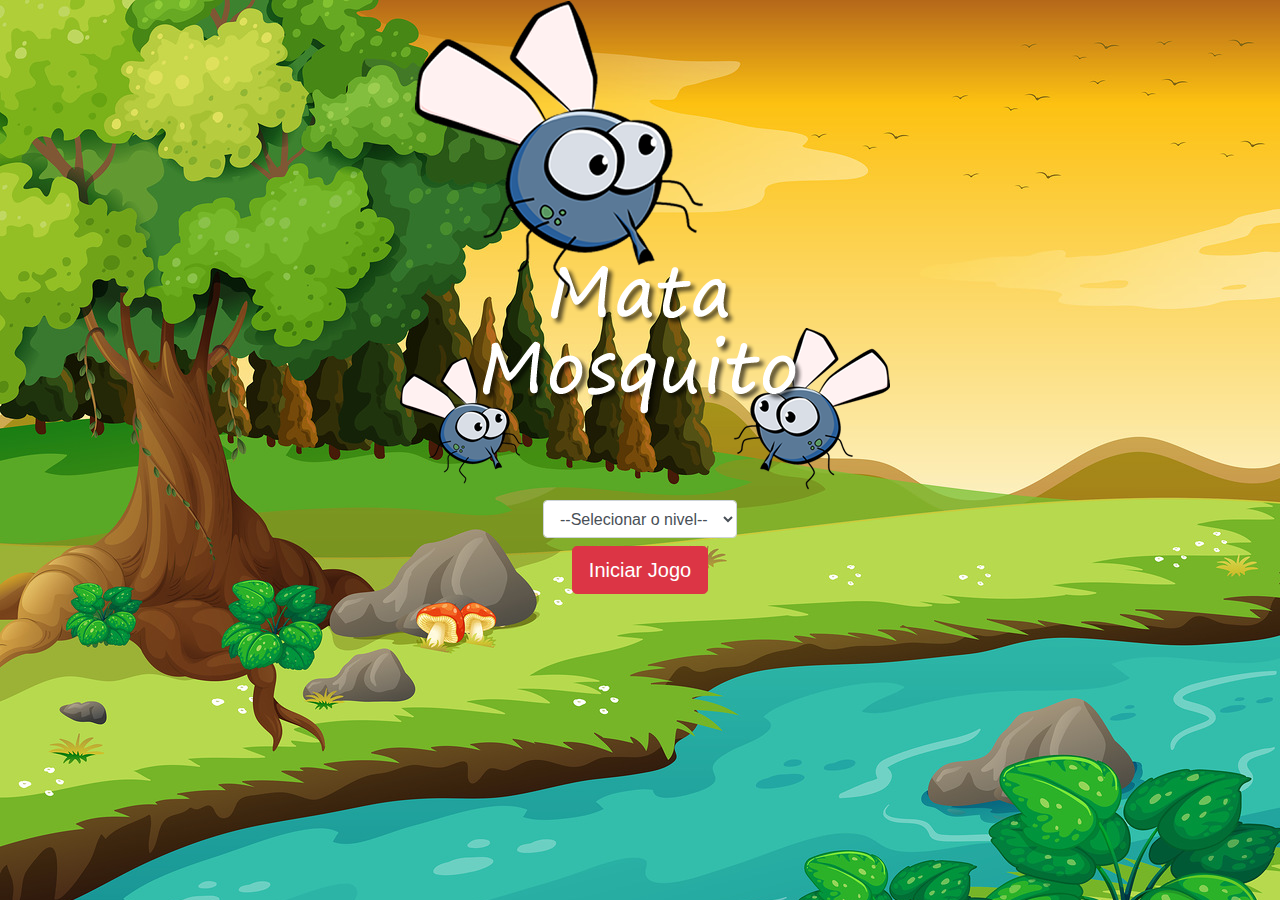
<file: index.html>
<!DOCTYPE html>
<html>
    <head>
        <title>

        </title>
        <link rel="stylesheet" href="https://maxcdn.bootstrapcdn.com/bootstrap/4.0.0/css/bootstrap.min.css" integrity="sha384-Gn5384xqQ1aoWXA+058RXPxPg6fy4IWvTNh0E263XmFcJlSAwiGgFAW/dAiS6JXm" crossorigin="anonymous">
        <link rel="stylesheet" href="estilo.css" />

        <script>
            function iniciarJogo(){
               var nivel = document.getElementById('nivel').value

               if(nivel === ''){
                alert('Selecione um nivel')
                return false
               }
               window.location.href = "app.html?" + nivel
                
               
            }
        </script>
    </head>
    <body>
        <div class="container">
            <div class="row">
                <div class="col">
                    <div class="d-flex justify-content-center">
                    <img src="imagens/game.png"/>
                    </div>
                </div>
            </div>

            <div class="row">
                <div class="col">
                    <div class="d-flex justify-content-center"> 
                        <div class="mb-2">
                            <select id="nivel" class="form-control">
                                <option value="">--Selecionar o nivel--</option>
                                <option value="normal">Normal</option>
                                <option value="dificil">Dificil</option>
                                <option value="chucknorris">Chuck Norris</option>
                            </select>
                        </div>
                    
                    </div>
                </div>
            </div>

            <div class="row">
                <div class="col">
                    <div class="d-flex justify-content-center">
                        <button type="button" class="btn btn-danger btn-lg" onclick="iniciarJogo()">Iniciar Jogo</button>
                    </div>
                </div>
            </div>



        </div>
    </body>
</html>
</file>
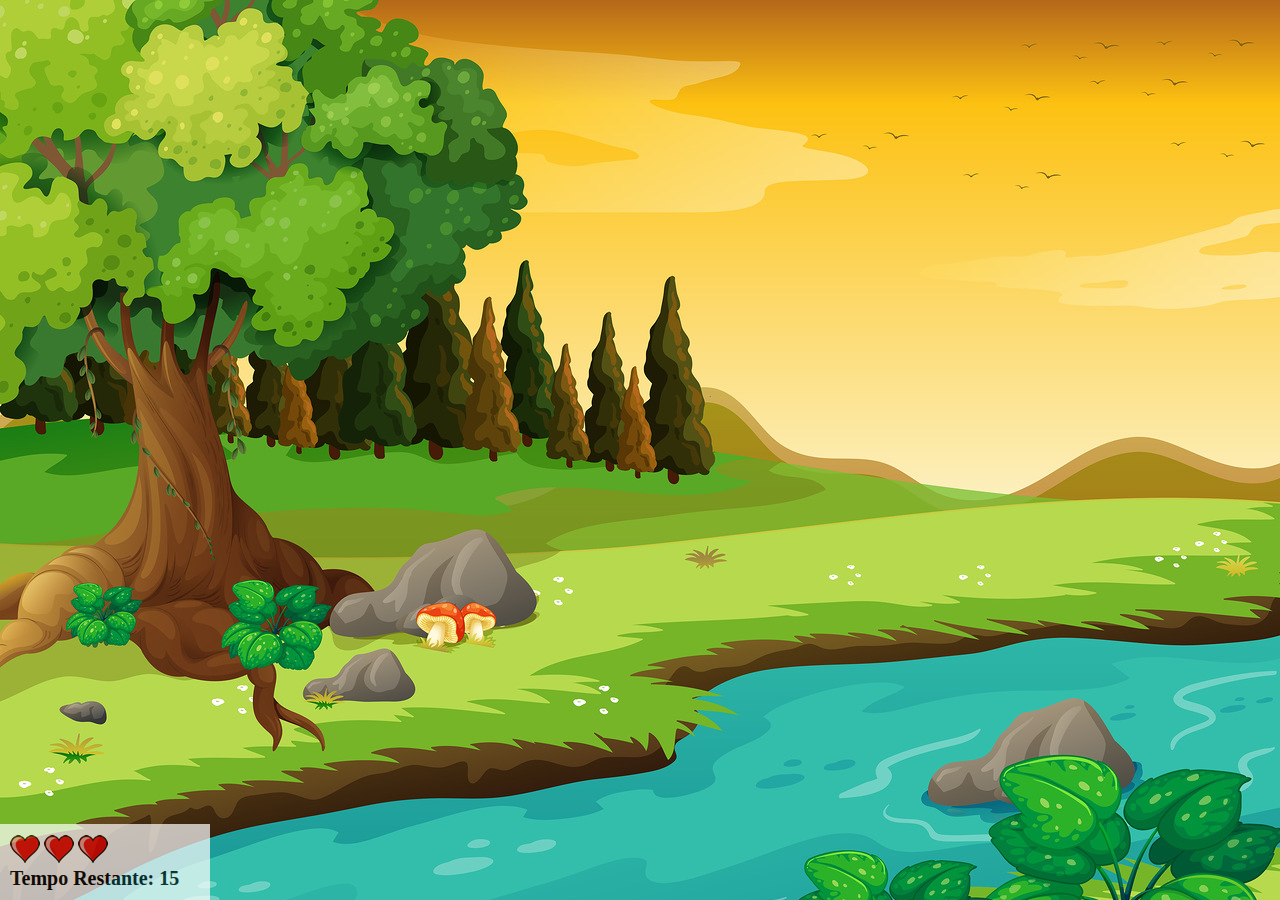
<file: app.html>
<!DOCTYPE html>
<html>
	<head>
		<title></title>

		<link rel="stylesheet" href="estilo.css" />
		<script src="jogo.js"></script>
	</head>
	<body onresize="ajustaTamanhoPalcoJogo()">

		<div class="painel">
			<div class="vidas"></div>
				<img id="v1" src=" imagens/coracao_cheio.png"/>
				<img id="v2" src=" imagens/coracao_cheio.png"/>
				<img id="v3" src=" imagens/coracao_cheio.png"/>

			<div class="cronometro">Tempo Restante: <span id="cronometro"></span></div>
		</div>
		<script>

			document.getElementById('cronometro').innerHTML = tempo


			var criaMosquito = setInterval(function(){
				posicaoRandomica()
			}, criaMosquitoTempo)
		</script>
	</body>
</html>
</file>
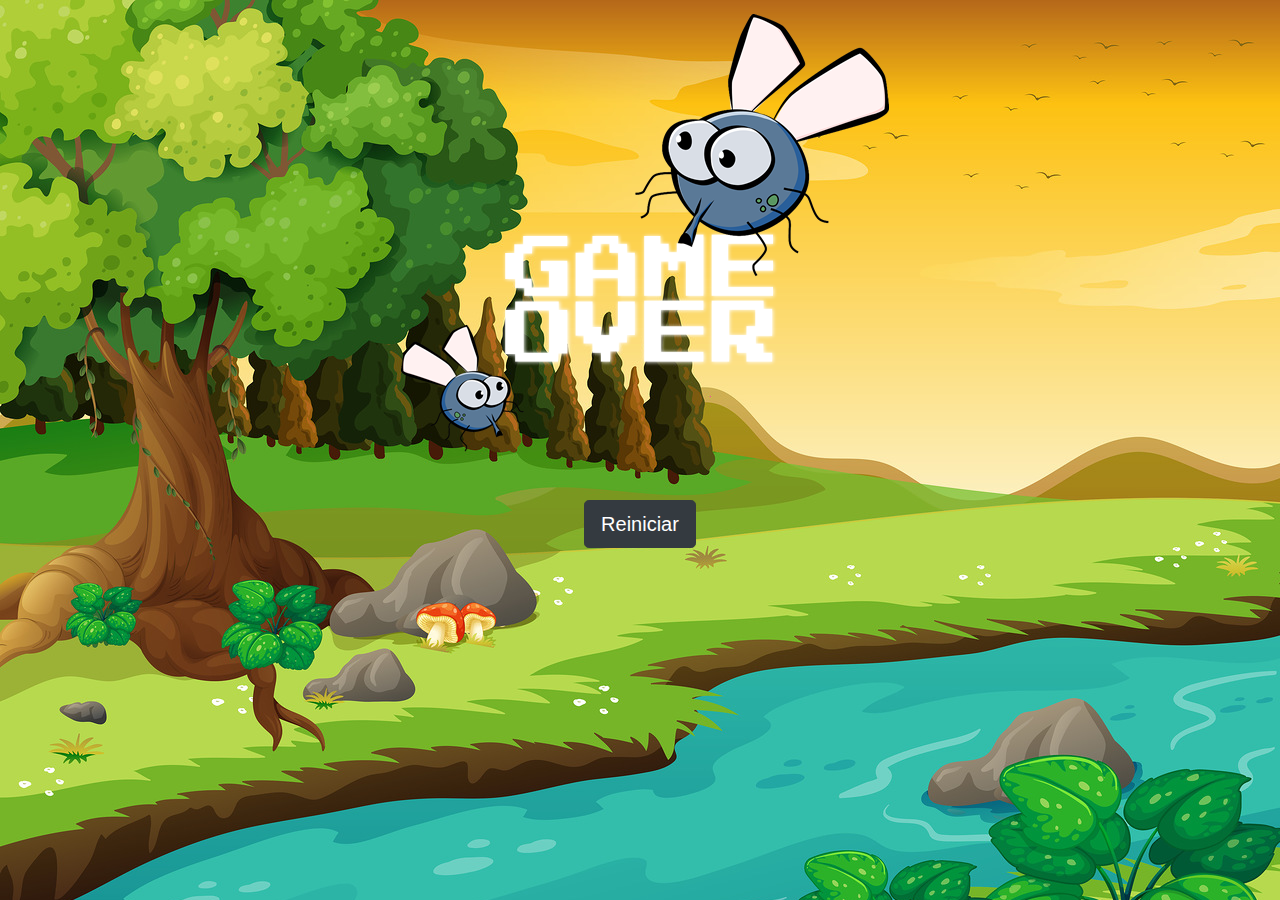
<file: fim_de_jogo.html>
<!DOCTYPE html>
<html>
    <head>
        <title>

        </title>
        <link rel="stylesheet" href="https://maxcdn.bootstrapcdn.com/bootstrap/4.0.0/css/bootstrap.min.css" integrity="sha384-Gn5384xqQ1aoWXA+058RXPxPg6fy4IWvTNh0E263XmFcJlSAwiGgFAW/dAiS6JXm" crossorigin="anonymous">
        <link rel="stylesheet" href="estilo.css" />

    </head>
    <body>
        <div class="container">
            <div class="row">
                <div class="col">
                    <div class="d-flex justify-content-center">
                    <img src="imagens/game_over.png"/>
                    </div>
                </div>
            </div>

            <div class="row">
                <div class="col">
                    <div class="d-flex justify-content-center">
                        <button type="button" class="btn btn-dark btn-lg" onclick="window.location.href = 'index.html'">Reiniciar</button>
                    </div>
                </div>
            </div>



        </div>
    </body>
</html>
</file>
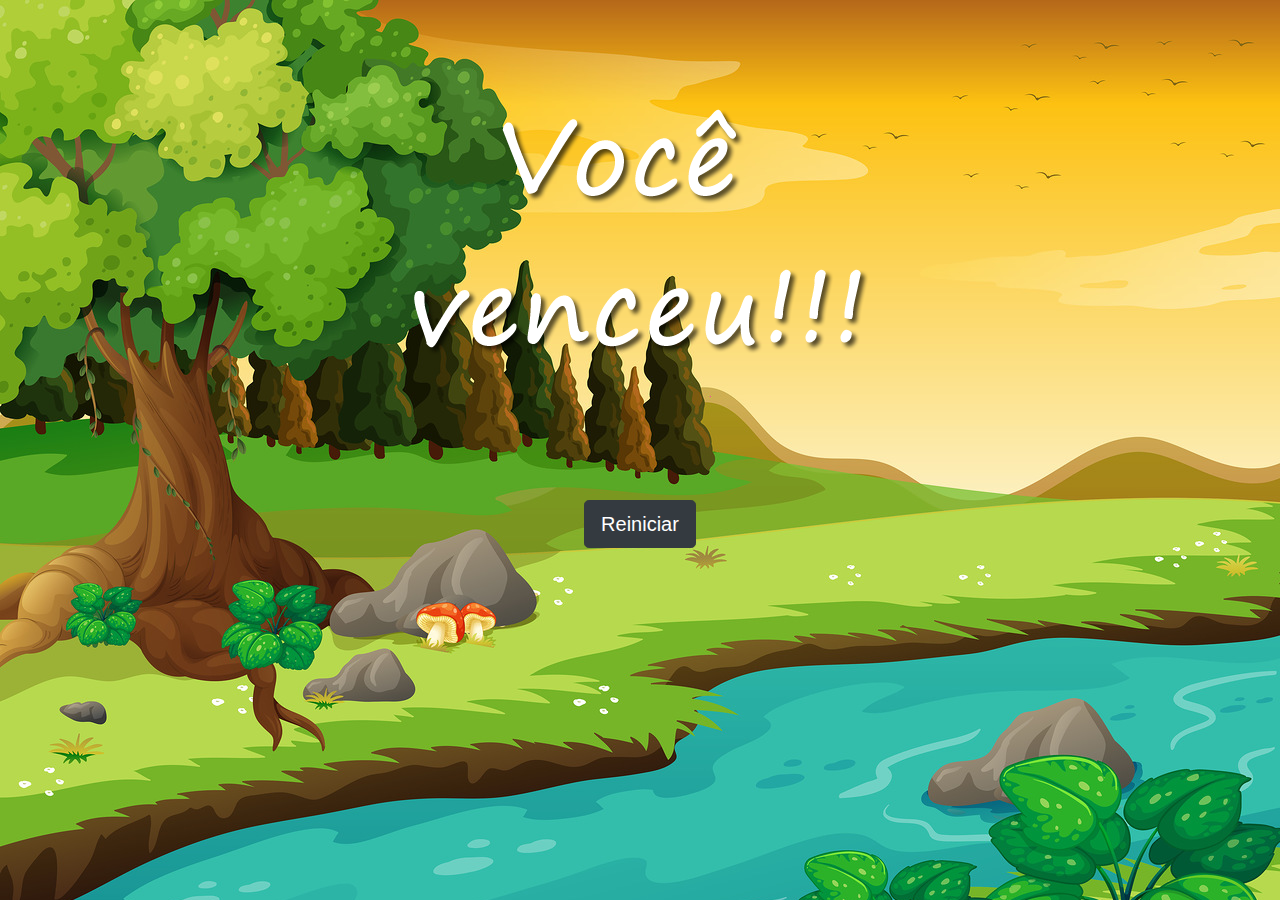
<file: vitoria.html>
<!DOCTYPE html>
<html>
    <head>
        <title>

        </title>
        <link rel="stylesheet" href="https://maxcdn.bootstrapcdn.com/bootstrap/4.0.0/css/bootstrap.min.css" integrity="sha384-Gn5384xqQ1aoWXA+058RXPxPg6fy4IWvTNh0E263XmFcJlSAwiGgFAW/dAiS6JXm" crossorigin="anonymous">
        <link rel="stylesheet" href="estilo.css" />

    </head>
    <body>
        <div class="container">
            <div class="row">
                <div class="col">
                    <div class="d-flex justify-content-center">
                    <img src="imagens/vitoria.png"/>
                    </div>
                </div>
            </div>

            <div class="row">
                <div class="col">
                    <div class="d-flex justify-content-center">
                        <button type="button" class="btn btn-dark btn-lg" onclick="window.location.href = 'index.html'">Reiniciar</button>
                    </div>
                </div>
            </div>



        </div>
    </body>
</html>
</file>
<file: estilo.css>
html{
	cursor: url(imagens/mata_mosca.png) 30 30, auto;
}

body{
	background-image: url(imagens/bg.jpg);
	background-repeat: no-repeat;
}

.mosquito1 {
	width: 50px;
	height: 50px;
}

.mosquito2{
	width: 70px;
	height: 70px;
}

.mosquito3{
	width: 90px;
	height: 90px;
}

.ladoA{
	transform: scaleX(1);
}

.ladoB{
	transform: scaleX(-1);
}

.painel{
	position: absolute;
	width: 190px;
	padding: 10px;
	bottom: 0px;
	left: 0px;
	border-top:solid 1px #fff ;
	background-color: #fff;
	opacity: 0.7;
}

.vidas{
	float: left;


}

.cronometro{
	float: left;
	font-size: 20px;
	font-weight: bold;
}
</file>
